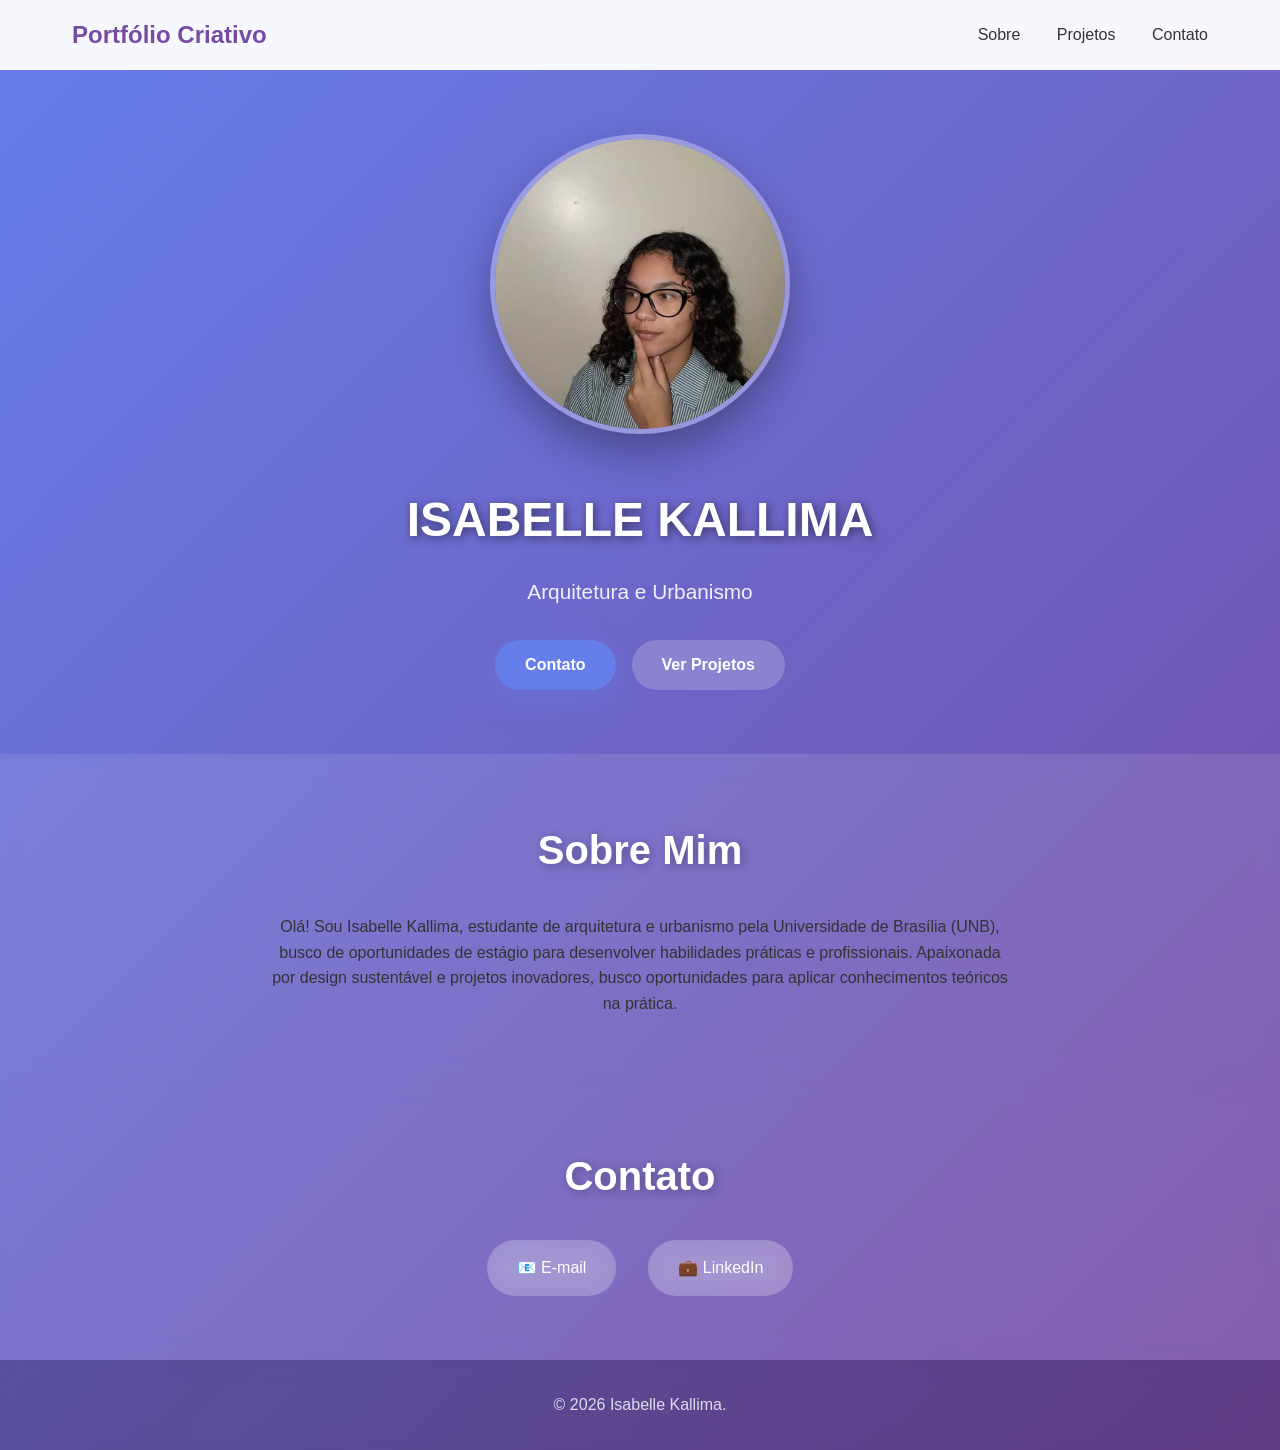
<file: portifolio-teste/index.html>
<!DOCTYPE html>
<html lang="pt-br">
<head>
  <meta charset="UTF-8">
  <meta name="viewport" content="width=device-width, initial-scale=1.0">
  <title>Portfólio Isabelle Kallima</title>
  <link rel="stylesheet" href="estilo.css">
</head>
<body>
  <!-- Header -->
  <header class="header">
    <div class="nav">
      <h1 class="logo">Portfólio Criativo</h1>
      <nav>
        <a href="#sobre">Sobre</a> 
        <a href="pagina02.html">Projetos</a>
        <a href="#contato">Contato</a>
      
      </nav>
    </div>
  </header>

  <!-- Hero Section -->
  <section class="hero">
    <div class="hero-content">
      <div class="foto-hero">
        <div class="img-circular">
          <img src="isa-portifolio.jpg" alt="Isabelle Kallima">
        </div>
      </div>
      <div class="texto-hero">
        <h1>ISABELLE KALLIMA</h1>
        <p>Arquitetura e Urbanismo</p>
        <div class="btns-hero">
          <a href="#contato" class="btn-primary">Contato</a>
          <a href="pagina02.html" class="btn-secondary">Ver Projetos</a>
        </div>
      </div>
    </div>
  </section>

  <!-- Sobre -->
  <section id="sobre" class="sobre">
    <div class="container">
      <h2>Sobre Mim</h2>
      <p>Olá! Sou Isabelle Kallima, estudante de arquitetura e urbanismo pela Universidade de Brasília (UNB),
          busco de oportunidades de estágio para desenvolver habilidades práticas e profissionais. Apaixonada 
          por design sustentável e projetos inovadores, busco oportunidades para aplicar conhecimentos teóricos na prática.</p>
    </div>
  </section>

  <!-- Contato -->
  <section id="contato" class="contato">
    <div class="container">
      <h2>Contato</h2>
      <div class="contato-links">
        <a href="mailto:isabelle.kallima@gmail.com" target="_blank" class="contato-link">
          📧 E-mail
        </a>
        <a href="https://www.linkedin.com/in/isabelle-andrade-" target="_blank" class="contato-link">
          💼 LinkedIn
        </a>
      </div>
    </div>
  </section>

  <!-- Footer -->
  <footer class="footer">
    <p>&copy; 2026 Isabelle Kallima.</p>
  </footer>
</body>
</html>
</file>
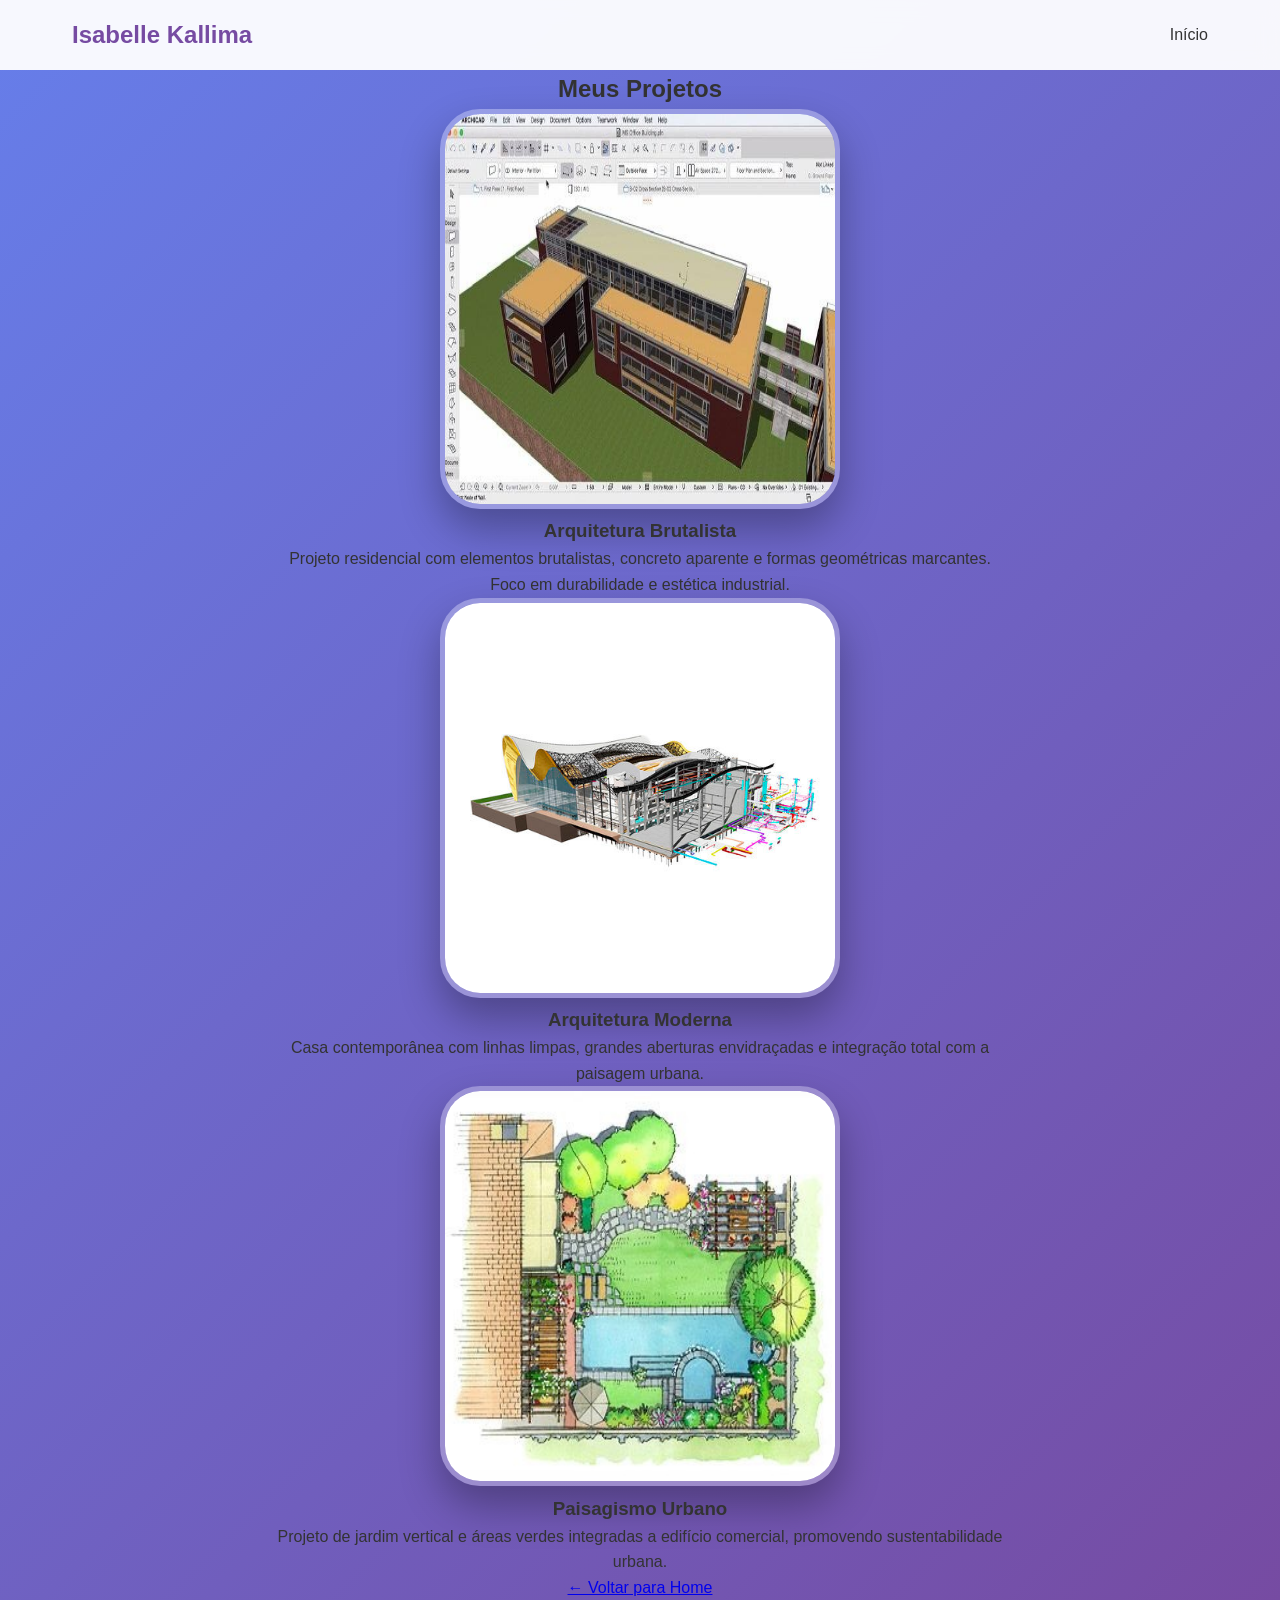
<file: portifolio-teste/pagina02.html>
<!DOCTYPE html>
<html lang="pt-br">
<head>
  <meta charset="UTF-8">
  <meta name="viewport" content="width=device-width, initial-scale=1.0">
  <title>Projetos - Isabelle Kallima</title>
  <link rel="stylesheet" href="estilo.css">
</head>
<body>
  <!-- Header igual da página 1 -->
  <header class="header">
    <div class="nav">
      <h1 class="logo">Isabelle Kallima</h1>
      <nav>
        <a href="index.html">Início</a>
      </nav>
    </div>
  </header>


  <!-- Seção Projetos -->
  <section id="projetos" class="projetos">
    <div class="container">
      <h1>Meus Projetos</h1>
     
      <!-- Projeto 1 -->
      <div class="projeto1">
        <img src="ark.jpg" alt="Arquitetura Brutalista" class="projeto-img">
        <div class="projeto-texto">
          <h3>Arquitetura Brutalista</h3>
          <p>Projeto residencial com elementos brutalistas, concreto aparente e formas geométricas marcantes. Foco em durabilidade e estética industrial.</p>
        </div>
      </div>


      <!-- Projeto 2 -->
      <div class="projeto2">
        <img src="ark2.jpg" alt="Arquitetura Moderna" class="projeto-img">
        <div class="projeto-texto">
          <h3>Arquitetura Moderna</h3>
          <p>Casa contemporânea com linhas limpas, grandes aberturas envidraçadas e integração total com a paisagem urbana.</p>
        </div>
      </div>


      <!-- Projeto 3 -->
      <div class="projeto3">
        <img src="ark3.jpg" alt="Paisagismo" class="projeto-img">
        <div class="projeto-texto">
          <h3>Paisagismo Urbano</h3>
          <p>Projeto de jardim vertical e áreas verdes integradas a edifício comercial, promovendo sustentabilidade urbana.</p>
        </div>
      </div>


      <p class="voltar">
        <a href="testesite.html">← Voltar para Home</a>
      </p>
    </div>
  </section>
</body>
</html>
</file>
<file: portifolio-teste/estilo.css>
@charset "UTF-8";

* {
  margin: 0;
  padding: 0;
  box-sizing: border-box;
}

body {
  font-family: 'Arial', sans-serif;
  line-height: 1.6;
  color: #333;
  background: linear-gradient(135deg, #667eea 0%, #764ba2 100%);
  min-height: 100vh;
}

/* Header */
.header {
  background: rgba(255, 255, 255, 0.95);
  backdrop-filter: blur(10px);
  padding: 1rem 0;
  position: sticky;
  top: 0;
  z-index: 100;
}

.nav {
  max-width: 1200px;
  margin: 0 auto;
  display: flex;
  justify-content: space-between;
  align-items: center;
  padding: 0 2rem;
}

.logo {
  font-size: 1.5rem;
  font-weight: bold;
  color: #764ba2;
}

nav a {
  margin-left: 2rem;
  text-decoration: none;
  color: #333;
  font-weight: 500;
  transition: color 0.3s;
}

nav a:hover {
  color: #667eea;
}

/* Hero */
.hero {
  padding: 4rem 0;
  text-align: center;
}

.hero-content {
  max-width: 1200px;
  margin: 0 auto;
  padding: 0 2rem;
  display: flex;
  flex-direction: column;
  align-items: center;
  gap: 2rem;
}

.foto-hero {
  margin-bottom: 1rem;
}

.img-circular {
  width: 300px;
  height: 300px;
  border-radius: 50%;
  overflow: hidden;
  box-shadow: 0 20px 40px rgba(0,0,0,0.3);
  border: 5px solid rgba(255,255,255,0.3);
}

.img-circular img {
  width: 100%;
  height: 100%;
  object-fit: cover;
}

.texto-hero h1 {
  font-size: 3rem;
  color: white;
  text-shadow: 2px 2px 10px rgba(0,0,0,0.5);
  margin-bottom: 1rem;
}

.texto-hero p {
  font-size: 1.3rem;
  color: rgba(255,255,255,0.9);
  max-width: 600px;
  margin: 0 auto 2rem;
}

.btns-hero {
  display: flex;
  gap: 1rem;
  justify-content: center;
  flex-wrap: wrap;
}

.btn-primary, .btn-secondary {
  padding: 12px 30px;
  border-radius: 50px;
  text-decoration: none;
  font-weight: bold;
  transition: all 0.3s;
  border: none;
}

.btn-primary {
  background: #667eea;
  color: white;
  box-shadow: 0 10px 30px rgba(102, 126, 234, 0.4);
}

.btn-primary:hover {
  background: #5a67d8;
  transform: translateY(-2px);
  box-shadow: 0 15px 40px rgba(102, 126, 234, 0.6);
}

.btn-secondary {
  background: rgba(255,255,255,0.2);
  color: white;
  backdrop-filter: blur(10px);
}

.btn-secondary:hover {
  background: rgba(255,255,255,0.3);
  transform: translateY(-2px);
} 

.projeto1 img { 
  position:static;
  left: 20px;
  width: 400px;
  height: 400px;
  border-radius: 10%;
  overflow: hidden;
  box-shadow: 0 20px 40px rgba(0,0,0,0.3);
  border: 5px solid rgba(255,255,255,0.3);
} 
.projeto2 img {
  width: 400px;
  height: 400px;
  border-radius: 10%;
  overflow: hidden;
  box-shadow: 0 20px 40px rgba(0,0,0,0.3);
  border: 5px solid rgba(255,255,255,0.3);
}
.projeto3 img {
  width: 400px;
  height: 400px;
  border-radius: 10%;
  overflow: hidden;
  box-shadow: 0 20px 40px rgba(0,0,0,0.3);
  border: 5px solid rgba(255,255,255,0.3);
} 

/* Seções */
.sobre, .contato {
  padding: 4rem 0;
  background: rgba(255,255,255,0.1);
  backdrop-filter: blur(10px);
}

.container {
  max-width: 800px;
  margin: 0 auto;
  padding: 0 2rem;
  text-align: center;
}

h2 {
  font-size: 2.5rem;
  color: white;
  margin-bottom: 2rem;
  text-shadow: 2px 2px 10px rgba(0,0,0,0.3);
}

.contato-links {
  display: flex;
  gap: 2rem;
  justify-content: center;
  flex-wrap: wrap;
}

.contato-link {
  display: inline-flex;
  align-items: center;
  gap: 0.5rem;
  padding: 15px 30px;
  background: rgba(255,255,255,0.2);
  color: white;
  text-decoration: none;
  border-radius: 50px;
  backdrop-filter: blur(10px);
  transition: all 0.3s;
  font-weight: 500;
}

.contato-link:hover {
  background: rgba(255,255,255,0.3);
  transform: translateY(-3px);
  box-shadow: 0 10px 25px rgba(0,0,0,0.2);
} 
.voltar {
  color: azure;
}

/* Footer */
.footer {
  background: rgba(0,0,0,0.2);
  color: rgba(255,255,255,0.8);
  text-align: center;
  padding: 2rem;
  backdrop-filter: blur(10px);
}

/* Responsivo */
@media (max-width: 768px) {
  .nav {
    flex-direction: column;
    gap: 1rem;
  }

  nav a {
    margin: 0 1rem;
  }

  .hero-content {
    padding: 0 1rem;
  }

  .texto-hero h1 {
    font-size: 2rem;
  }

  .btns-hero {
    flex-direction: column;
    align-items: center;
  }
}
</file>
